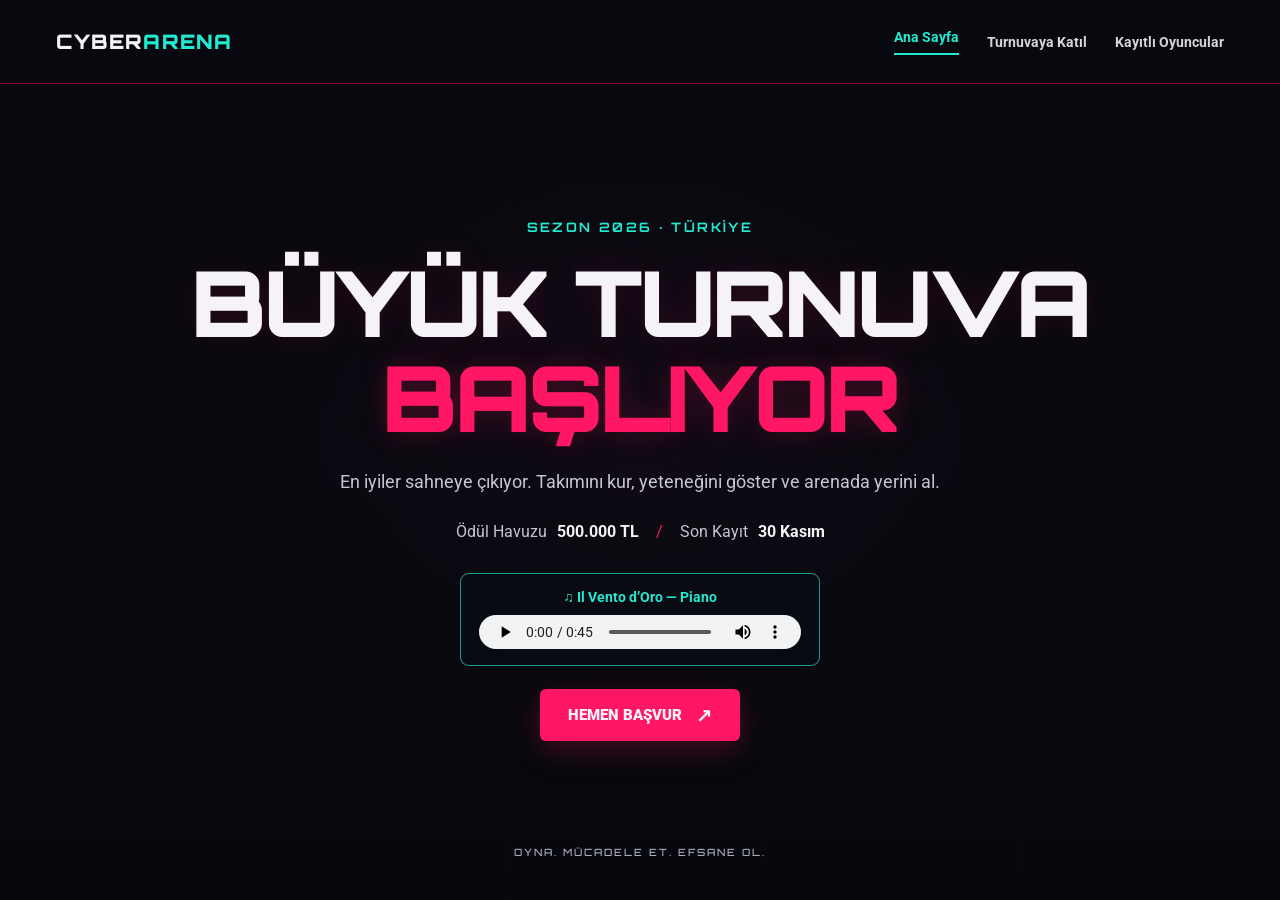
<file: index.html>
<!DOCTYPE html>
<html lang="tr">
<head>
    <meta charset="UTF-8" />
    <meta name="viewport" content="width=device-width, initial-scale=1.0" />
    <meta name="theme-color" content="#08090e" />
    <title>CyberArena | Büyük Turnuva 2026</title>
    <link rel="stylesheet" href="style.css" />
</head>
<body class="home-page">
    <header class="site-header">
        <a class="brand" href="./">CYBER<span>ARENA</span></a>
        <nav class="page-nav" aria-label="Ana menü">
            <a class="aktif" href="./">Ana Sayfa</a>
            <a href="kayıt.html">Turnuvaya Katıl</a>
            <a href="takimlar.html">Kayıtlı Oyuncular</a>
        </nav>
    </header>
    <main class="hero">
        <div class="hero-content">
            <p class="season-label">SEZON 2026 · TÜRKİYE</p>
            <h1>BÜYÜK TURNUVA<br /><span>BAŞLIYOR</span></h1>
            <p class="hero-description">En iyiler sahneye çıkıyor. Takımını kur, yeteneğini göster ve arenada yerini al.</p>
            <p class="prize-line">Ödül Havuzu <strong>500.000 TL</strong><i>/</i> Son Kayıt <strong>30 Kasım</strong></p>
            <div class="music-box">
                <strong>♫ Il Vento d’Oro — Piano</strong>
                <audio controls preload="metadata" aria-label="Il Vento d’Oro piyano müziği">
                    <source src="medya/il-vento-doro.mp3" type="audio/mpeg" />
                    Tarayıcınız ses oynatmayı desteklemiyor.
                </audio>
            </div>
            <a class="apply-button" href="kayıt.html">HEMEN BAŞVUR <span>↗</span></a>
        </div>
        <p class="hero-footer">OYNA. MÜCADELE ET. EFSANE OL.</p>
    </main>
</body>
</html>
</file>
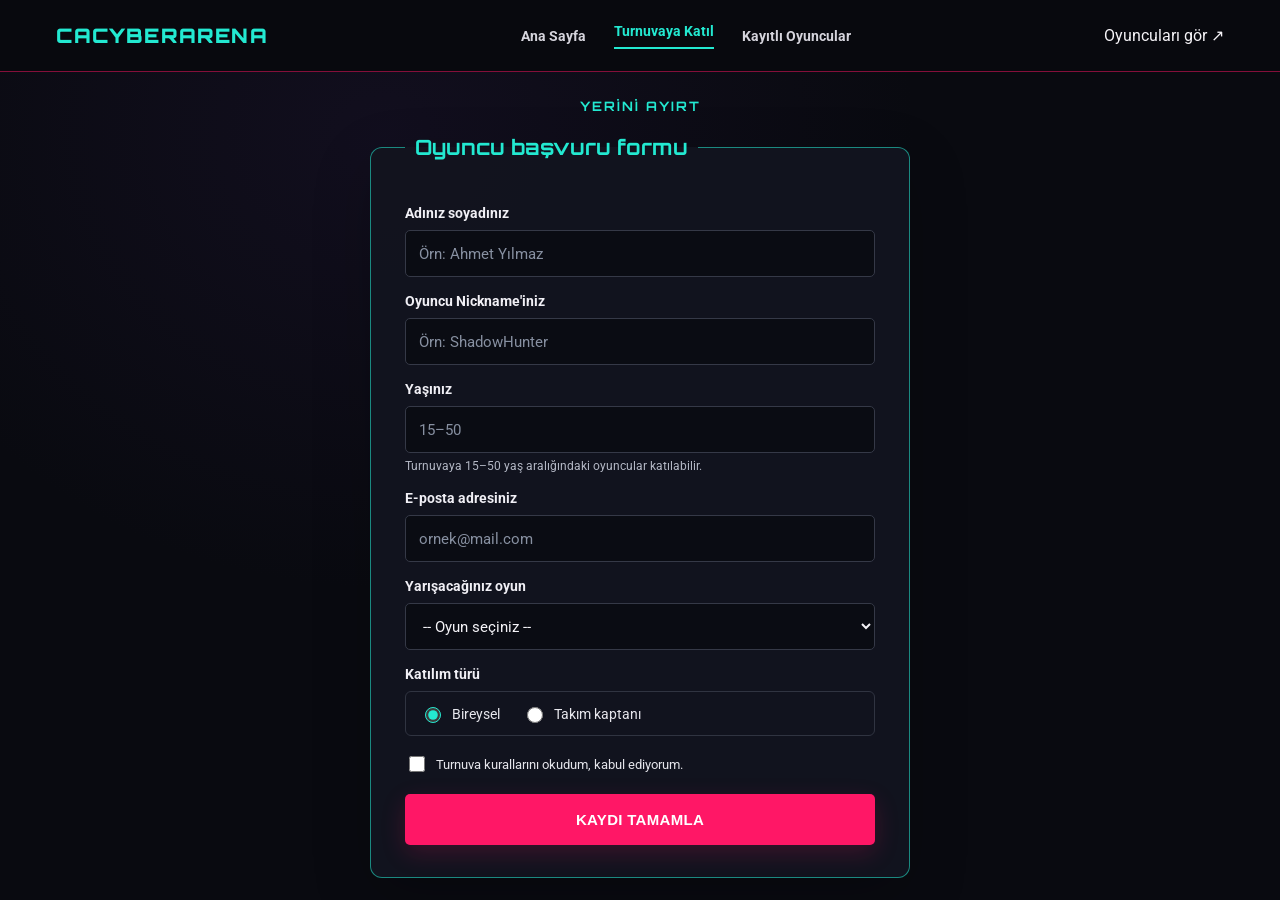
<file: kayıt.html>
<!DOCTYPE html>
<html lang="tr">
<head>
    <meta charset="UTF-8" />
    <meta name="viewport" content="width=device-width, initial-scale=1.0" />
    <title>Turnuva Kaydı | CyberArena</title>
    <link rel="stylesheet" href="style.css" />
</head>
<body class="page-shell">
    <header class="site-header secondary-bar">
        <a class="brand" href="./"><span class="brand-mark">CA</span><span>CYBER<span class="brand-accent">ARENA</span></span></a>
        <nav class="page-nav" aria-label="Ana menü">
            <a href="./">Ana Sayfa</a>
            <a href="kayıt.html" class="aktif">Turnuvaya Katıl</a>
            <a href="takimlar.html">Kayıtlı Oyuncular</a>
        </nav>
        <a class="header-cta" href="takimlar.html">Oyuncuları gör <span aria-hidden="true">↗</span></a>
    </header>
    <main class="form-kapsayici">
        <form id="kayitFormu" class="cyber-form" novalidate>
            <fieldset>
                <legend>Oyuncu başvuru formu</legend>
                <div class="form-grup"><label for="adSoyad">Adınız soyadınız</label><input type="text" id="adSoyad" required placeholder="Örn: Ahmet Yılmaz" /></div>
                <div class="form-grup"><label for="nickname">Oyuncu Nickname'iniz</label><input type="text" id="nickname" required pattern=".{3,}" title="En az 3 karakter giriniz" placeholder="Örn: ShadowHunter" /></div>
                <div class="form-grup"><label for="yas">Yaşınız</label><input type="number" id="yas" required min="15" max="50" placeholder="15–50" /><p class="form-hint">Turnuvaya 15–50 yaş aralığındaki oyuncular katılabilir.</p></div>
                <div class="form-grup"><label for="eposta">E-posta adresiniz</label><input type="email" id="eposta" required placeholder="ornek@mail.com" /></div>
                <div class="form-grup"><label for="oyunSecim">Yarışacağınız oyun</label><select id="oyunSecim" required><option value="">-- Oyun seçiniz --</option><option value="Valorant">Valorant</option><option value="League of Legends">League of Legends</option><option value="CS2">Counter-Strike 2</option><option value="EA Sports FC 24">EA Sports FC 24</option></select></div>
                <div class="form-grup"><label>Katılım türü</label><div class="radyo-grup"><label><input type="radio" name="katilim" value="Bireysel" checked /> Bireysel</label><label><input type="radio" name="katilim" value="Takım kaptanı" /> Takım kaptanı</label></div></div>
                <label class="terms-label"><input type="checkbox" id="kurallar" required /> Turnuva kurallarını okudum, kabul ediyorum.</label>
                <button type="submit" class="siber-buton tam-genislik">KAYDI TAMAMLA</button>
            </fieldset>
        </form>
    </main>
    <script src="./app.js?v=3"></script>
</body>
</html>
</file>
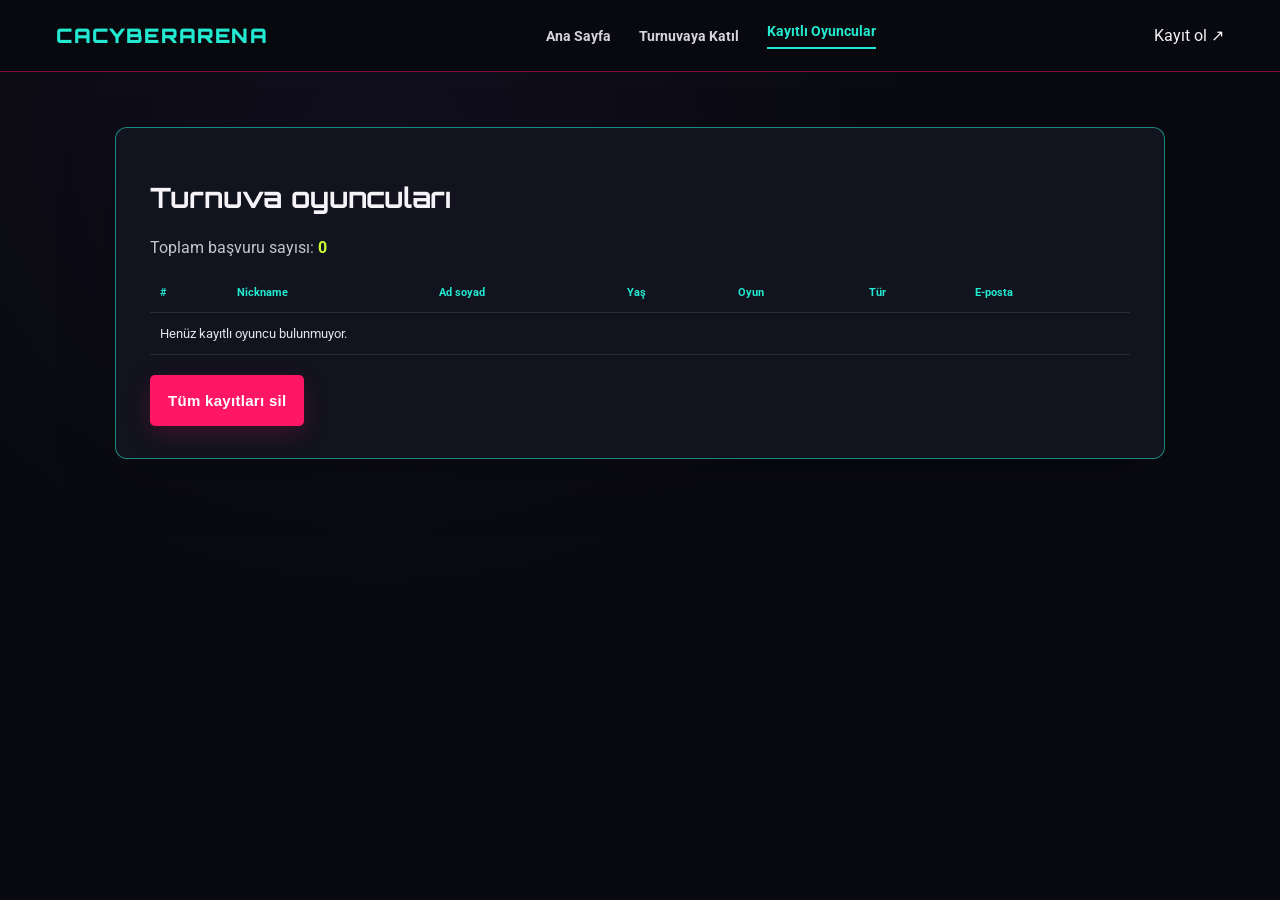
<file: takimlar.html>
<!DOCTYPE html>
<html lang="tr">
<head>
    <meta charset="UTF-8" />
    <meta name="viewport" content="width=device-width, initial-scale=1.0" />
    <title>Kayıtlı Oyuncular | CyberArena</title>
    <link rel="stylesheet" href="style.css" />
</head>
<body class="page-shell">
    <header class="site-header secondary-bar">
        <a class="brand" href="./"><span class="brand-mark">CA</span><span>CYBER<span class="brand-accent">ARENA</span></span></a>
        <nav class="page-nav" aria-label="Ana menü">
            <a href="./">Ana Sayfa</a>
            <a href="kayıt.html">Turnuvaya Katıl</a>
            <a href="takimlar.html" class="aktif">Kayıtlı Oyuncular</a>
        </nav>
        <a class="header-cta" href="kayıt.html">Kayıt ol <span aria-hidden="true">↗</span></a>
    </header>
    <main class="tablo-kapsayici">
        <section class="table-panel">
            <h2>Turnuva oyuncuları</h2>
            <p>Toplam başvuru sayısı: <strong id="oyuncuSayisi" style="color:#c8ff37">0</strong></p>
            <table id="oyuncuTablosu">
                <thead><tr><th>#</th><th>Nickname</th><th>Ad soyad</th><th>Yaş</th><th>Oyun</th><th>Tür</th><th>E-posta</th></tr></thead>
                <tbody id="tabloGovdesi"></tbody>
            </table>
            <button onclick="verileriTemizle()" class="sil-buton">Tüm kayıtları sil</button>
        </section>
    </main>
    <script src="./app.js?v=3"></script>
</body>
</html>
</file>
<file: style.css>
@import url('https://fonts.googleapis.com/css2?family=Orbitron:wght@500;600;700;800;900&family=Roboto:wght@400;500;700;900&display=swap');

:root{--bg:#08090e;--panel:#12141e;--text:#f5f3f7;--muted:#b8bac5;--cyan:#23e9d1;--pink:#ff1766;--line:rgba(35,233,209,.55)}
*{box-sizing:border-box}
html{min-height:100%;background:var(--bg)}
body{min-height:100vh;margin:0;color:var(--text);font-family:Roboto,Arial,sans-serif;background:radial-gradient(ellipse at 50% 45%,rgba(57,14,43,.2),transparent 47%),var(--bg)}
a{color:inherit;text-decoration:none}
.site-header{height:84px;padding:0 4.4%;display:flex;align-items:center;justify-content:space-between;background:#08090e;border-bottom:1px solid rgba(255,23,102,.5)}
.brand{font-family:Orbitron,Arial,sans-serif;font-size:20px;font-weight:900;letter-spacing:1.2px}.brand span{color:var(--cyan)}
.page-nav{display:flex;align-items:center;gap:28px}.page-nav a{font-size:14px;font-weight:700;color:#d5d4dc;padding:12px 0}.page-nav a:hover,.page-nav a.aktif{color:var(--cyan)}.page-nav a.aktif:after{content:"";display:block;height:2px;background:var(--cyan);margin-top:8px}
.hero{min-height:calc(100vh - 84px);position:relative;display:grid;place-items:center;padding:46px 20px 70px;overflow:hidden;background:radial-gradient(ellipse at 50% 49%,rgba(22,12,27,.42),transparent 55%)}.hero:before{content:"";position:absolute;inset:0;background:linear-gradient(180deg,rgba(5,7,13,.1),rgba(5,7,13,.55));pointer-events:none}
.hero-content{width:min(900px,100%);position:relative;z-index:1;display:flex;flex-direction:column;align-items:center;text-align:center}.season-label{font:700 13px Orbitron,Arial,sans-serif;letter-spacing:2.4px;color:var(--cyan);margin:0 0 20px}.hero h1{font:900 clamp(50px,7.3vw,91px)/1.04 Orbitron,Arial,sans-serif;letter-spacing:-3px;margin:0 0 24px;text-shadow:0 0 28px rgba(255,23,102,.13)}.hero h1 span{color:var(--pink);text-shadow:0 0 28px rgba(255,23,102,.24)}.hero-description{max-width:620px;margin:0 0 25px;color:#c7c6d0;font-size:18px;line-height:1.6}.prize-line{display:flex;align-items:center;justify-content:center;gap:10px;flex-wrap:wrap;margin:0 0 32px;color:#c7c6d0;font-size:16px}.prize-line strong{color:#f4f3f7}.prize-line i{font-style:normal;color:var(--pink);padding:0 7px}
.music-box{width:360px;max-width:100%;padding:15px 18px 12px;border:1px solid rgba(35,233,209,.65);border-radius:9px;background:rgba(10,13,20,.76);margin-bottom:23px}.music-box strong{display:block;margin-bottom:10px;color:var(--cyan);font-size:14px}.music-box audio{width:100%;height:34px}.apply-button{height:52px;padding:0 28px;display:inline-flex;align-items:center;gap:14px;border-radius:6px;background:var(--pink);box-shadow:0 9px 30px rgba(255,23,102,.24);font-weight:900;font-size:15px;transition:transform .18s,box-shadow .18s}.apply-button:hover{transform:translateY(-2px);box-shadow:0 12px 34px rgba(255,23,102,.38)}.apply-button span{font-size:19px}.hero-footer{position:absolute;bottom:42px;left:0;right:0;margin:0;text-align:center;font:500 10px Orbitron,Arial,sans-serif;letter-spacing:2px;color:#a9aab6}

/* Başvuru ve oyuncu sayfaları */
.page-shell{background:radial-gradient(ellipse at 30% 15%,rgba(39,25,65,.29),transparent 42%),#090a10}.page-shell .site-header{height:72px}.form-kapsayici{width:min(540px,calc(100% - 32px));margin:26px auto 54px}.form-kapsayici:before{content:"YERİNİ AYIRT";display:block;margin:0 0 20px;text-align:center;color:var(--cyan);font:700 13px Orbitron,Arial,sans-serif;letter-spacing:2px}.cyber-form fieldset,.table-panel{margin:0;border:1px solid var(--line);border-radius:12px;background:rgba(19,21,31,.94);padding:29px 34px 32px;box-shadow:0 18px 60px rgba(0,0,0,.2)}.cyber-form legend{padding:0 10px;color:var(--cyan);font:700 21px Orbitron,Arial,sans-serif}.form-grup{display:flex;flex-direction:column;gap:9px;margin:16px 0}.form-grup>label{color:#f0eff5;font-size:14px;font-weight:700}.form-grup input:not([type=radio]):not([type=checkbox]),.form-grup select{width:100%;height:47px;border:1px solid #353947;border-radius:5px;background:#0a0c13;color:#f4f3f7;padding:0 13px;font:15px Roboto,Arial,sans-serif;outline:none}.form-grup input:focus,.form-grup select:focus{border-color:var(--cyan);box-shadow:0 0 0 2px rgba(35,233,209,.1)}.form-grup input::placeholder{color:#8790a1}.form-hint{margin:-3px 0 1px;color:#b4b8c5;font-size:12px}.radyo-grup{display:flex;gap:22px;padding:12px 14px;border:1px solid #303441;border-radius:6px;color:#e7e7ed;font-size:14px}.radyo-grup label,.terms-label{display:flex;align-items:center;gap:8px}.radyo-grup input,.terms-label input{accent-color:var(--cyan);width:16px;height:16px}.terms-label{margin:17px 0;color:#e5e5eb;font-size:13px}.siber-buton,.sil-buton{width:100%;height:51px;border:0;border-radius:5px;background:var(--pink);color:white;font-weight:900;font-size:15px;letter-spacing:.3px;cursor:pointer;box-shadow:0 8px 24px rgba(255,23,102,.18)}.siber-buton:hover,.sil-buton:hover{filter:brightness(1.1)}.tam-genislik{margin-top:2px}.tablo-kapsayici{width:min(1050px,calc(100% - 32px));margin:55px auto}.table-panel h2{font:700 28px Orbitron,Arial,sans-serif}.table-panel p{color:#c3c5ce}.table-panel table{width:100%;border-collapse:collapse;font-size:13px}.table-panel th,.table-panel td{text-align:left;padding:13px 10px;border-bottom:1px solid rgba(255,255,255,.1)}.table-panel th{color:var(--cyan);font-size:11px}.table-panel td{color:#e3e4ea}.sil-buton{width:auto;padding:0 18px;margin-top:20px}
@media(max-width:650px){.site-header{height:auto;min-height:76px;padding:14px 5%;align-items:flex-start;gap:12px;flex-direction:column}.brand{font-size:18px}.page-nav{width:100%;justify-content:space-between;gap:12px}.page-nav a{font-size:11px;padding:5px 0}.page-nav a.aktif:after{margin-top:5px}.hero{min-height:calc(100vh - 118px);padding:36px 16px 76px}.season-label{font-size:10px;letter-spacing:1.6px}.hero h1{font-size:clamp(39px,10.2vw,66px);letter-spacing:-1.6px}.hero-description{font-size:15px;max-width:440px}.prize-line{font-size:13px;gap:7px}.music-box{width:340px}.hero-footer{bottom:25px;font-size:8px}.page-shell .site-header{min-height:72px}.cyber-form fieldset,.table-panel{padding:24px 18px}.cyber-form legend{font-size:17px}.form-kapsayici{margin-top:22px}.radyo-grup{gap:14px;font-size:12px}.table-panel{overflow-x:auto}.table-panel table{min-width:620px}}
</file>
